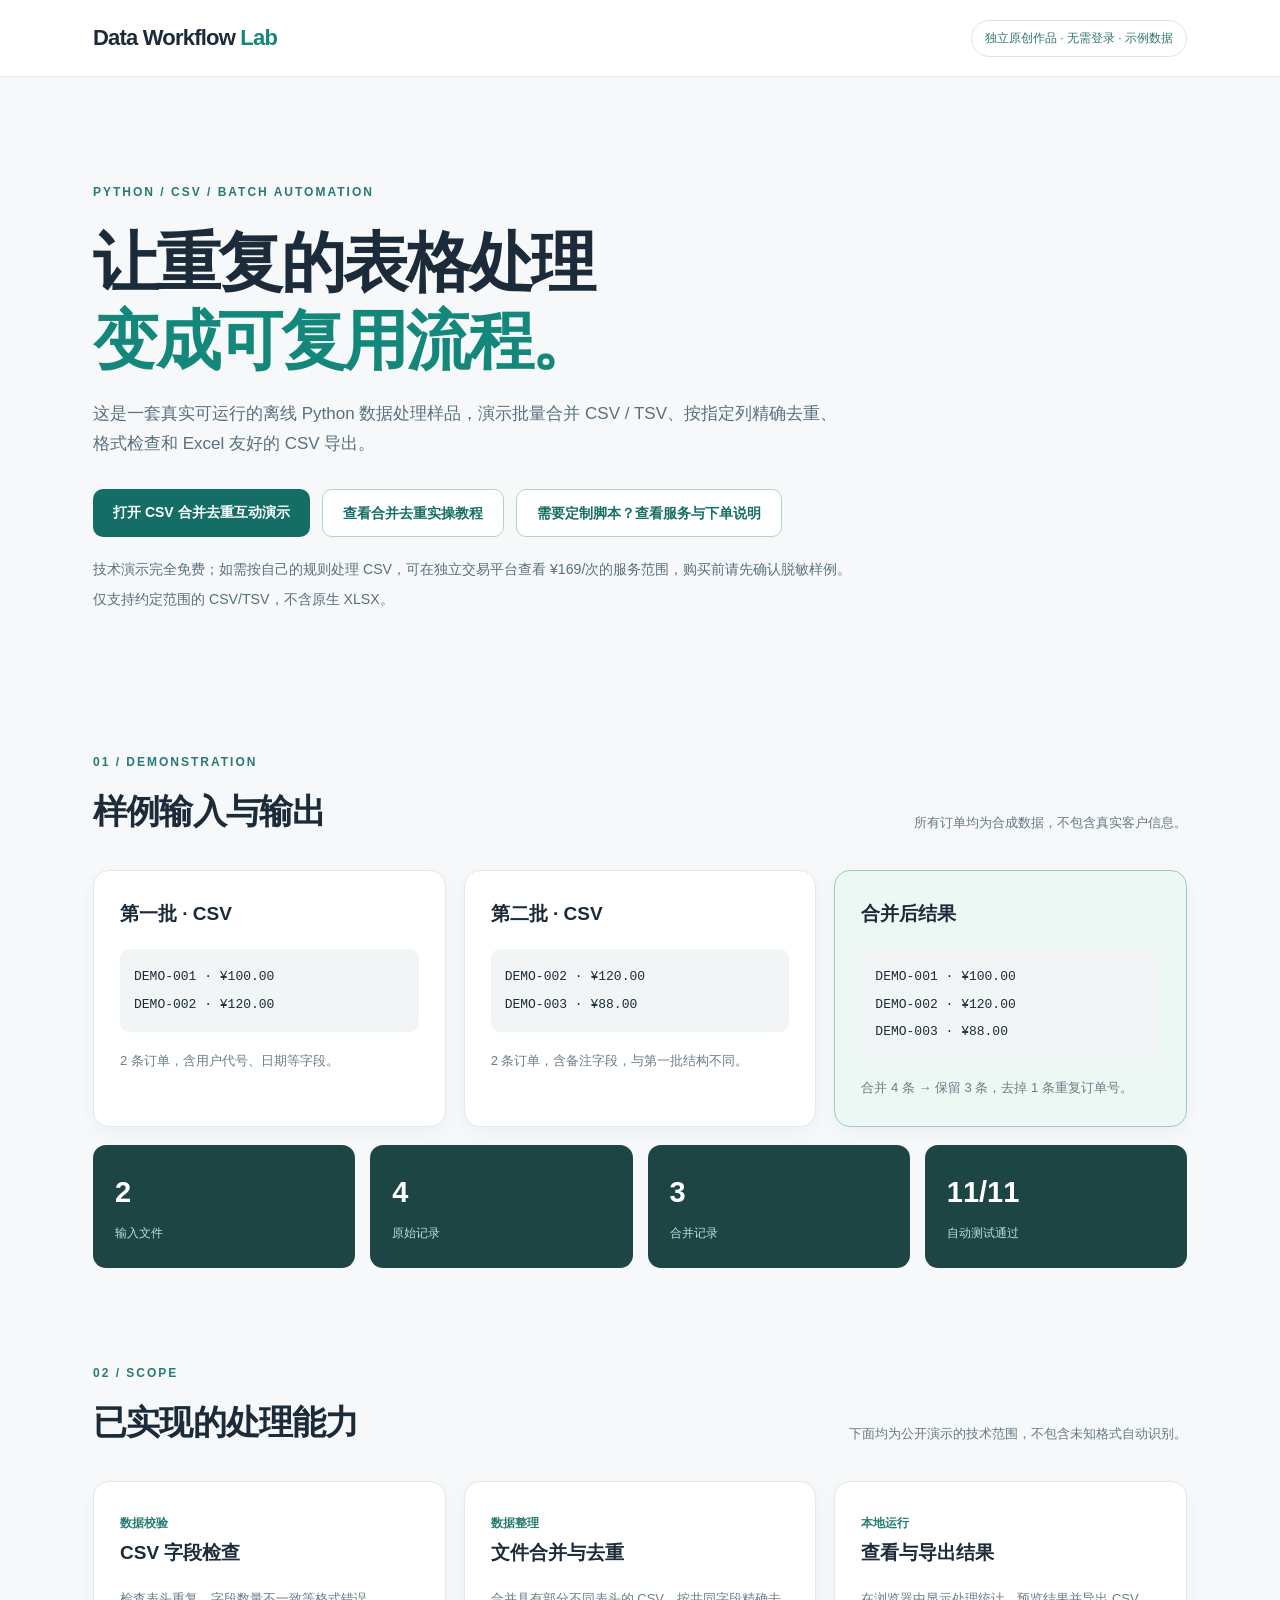
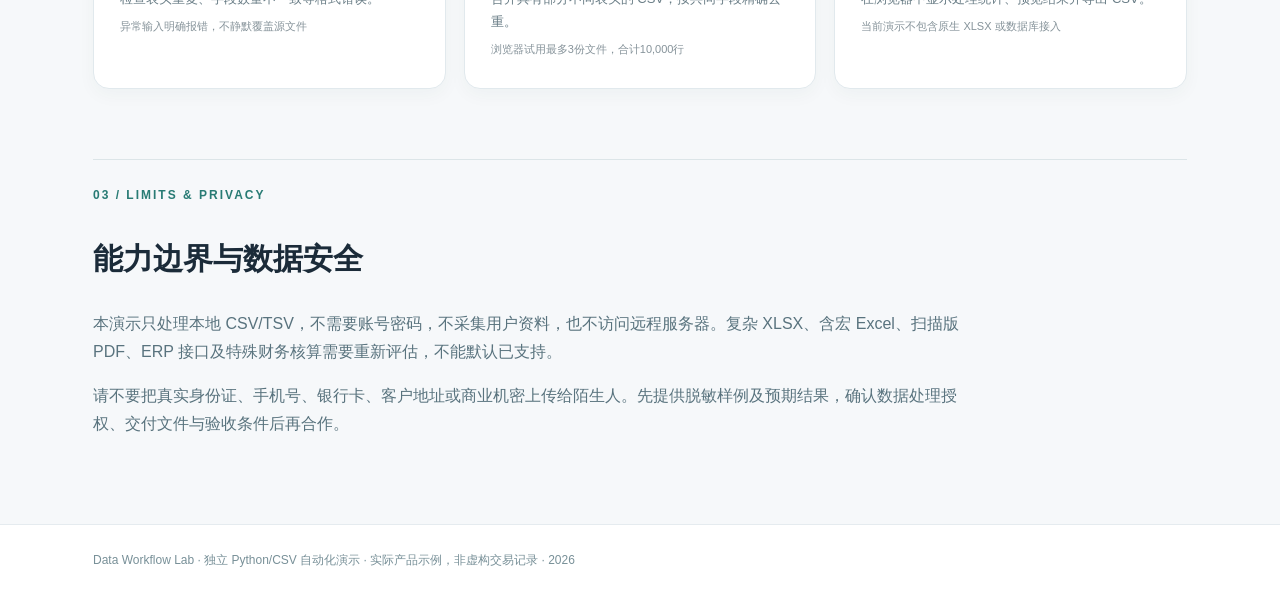
<file: index.html>
<!doctype html>
<html lang="zh-CN"><head><meta charset="utf-8"><meta name="viewport" content="width=device-width, initial-scale=1">
<title>CSV 数据自动化｜离线合并、去重和清洗服务演示</title>
<meta name="description" content="原创 Python 数据处理小工具和可复用自动化服务案例。用两份合成 CSV 演示合并、按订单号去重和安全导出。">
<link rel="stylesheet" href="./style.css"></head><body>
<header><div class="wrap top"><div class="brand">Data Workflow <span>Lab</span></div><div class="badge">独立原创作品 · 无需登录 · 示例数据</div></div></header>
<main class="wrap">
<section class="hero"><span class="eyebrow">PYTHON / CSV / BATCH AUTOMATION</span>
<h1>让重复的表格处理<br><em>变成可复用流程。</em></h1>
<p>这是一套真实可运行的离线 Python 数据处理样品，演示批量合并 CSV / TSV、按指定列精确去重、格式检查和 Excel 友好的 CSV 导出。</p>
<div class="actions"><a class="button" href="./demo.html">打开 CSV 合并去重互动演示</a><a class="button ghost" href="./guide-csv.html">查看合并去重实操教程</a><a class="button ghost" href="https://shop.epwk.com/7lngq4mewdmr/chushou/idea_203482.html" target="_blank" rel="noopener noreferrer">需要定制脚本？查看服务与下单说明</a></div>
<p><small>技术演示完全免费；如需按自己的规则处理 CSV，可在独立交易平台查看 ¥169/次的服务范围，购买前请先确认脱敏样例。仅支持约定范围的 CSV/TSV，不含原生 XLSX。</small></p>
</section>
<section id="demonstration" class="section"><div class="section-head"><div><span class="eyebrow">01 / DEMONSTRATION</span><h2>样例输入与输出</h2></div><p>所有订单均为合成数据，不包含真实客户信息。</p></div>
<div class="three">
<article class="panel"><h3>第一批 · CSV</h3><div class="mono">DEMO-001 · ¥100.00<br>DEMO-002 · ¥120.00</div><p>2 条订单，含用户代号、日期等字段。</p></article>
<article class="panel"><h3>第二批 · CSV</h3><div class="mono">DEMO-002 · ¥120.00<br>DEMO-003 · ¥88.00</div><p>2 条订单，含备注字段，与第一批结构不同。</p></article>
<article class="panel result"><h3>合并后结果</h3><div class="mono">DEMO-001 · ¥100.00<br>DEMO-002 · ¥120.00<br>DEMO-003 · ¥88.00</div><p>合并 4 条 → 保留 3 条，去掉 1 条重复订单号。</p></article>
</div>
<div class="metrics"><div><strong>2</strong><span>输入文件</span></div><div><strong>4</strong><span>原始记录</span></div><div><strong>3</strong><span>合并记录</span></div><div><strong>11/11</strong><span>自动测试通过</span></div></div>
</section>
<section class="section" id="packages"><div class="section-head"><div><span class="eyebrow">02 / SCOPE</span><h2>已实现的处理能力</h2></div><p>下面均为公开演示的技术范围，不包含未知格式自动识别。</p></div>
<div class="three">
<article class="panel"><span class="tag">数据校验</span><h3>CSV 字段检查</h3><p>检查表头重复、字段数量不一致等格式错误。</p><small>异常输入明确报错，不静默覆盖源文件</small></article>
<article class="panel"><span class="tag">数据整理</span><h3>文件合并与去重</h3><p>合并具有部分不同表头的 CSV，按共同字段精确去重。</p><small>浏览器试用最多3份文件，合计10,000行</small></article>
<article class="panel"><span class="tag">本地运行</span><h3>查看与导出结果</h3><p>在浏览器中显示处理统计、预览结果并导出 CSV。</p><small>当前演示不包含原生 XLSX 或数据库接入</small></article>
</div>
</section>
<section class="section limitations"><span class="eyebrow">03 / LIMITS & PRIVACY</span><h2>能力边界与数据安全</h2>
<p>本演示只处理本地 CSV/TSV，不需要账号密码，不采集用户资料，也不访问远程服务器。复杂 XLSX、含宏 Excel、扫描版 PDF、ERP 接口及特殊财务核算需要重新评估，不能默认已支持。</p>
<p>请不要把真实身份证、手机号、银行卡、客户地址或商业机密上传给陌生人。先提供脱敏样例及预期结果，确认数据处理授权、交付文件与验收条件后再合作。</p>
</section>
</main><footer><div class="wrap">Data Workflow Lab · 独立 Python/CSV 自动化演示 · 实际产品示例，非虚构交易记录 · 2026</div></footer>
</body></html>
</file>
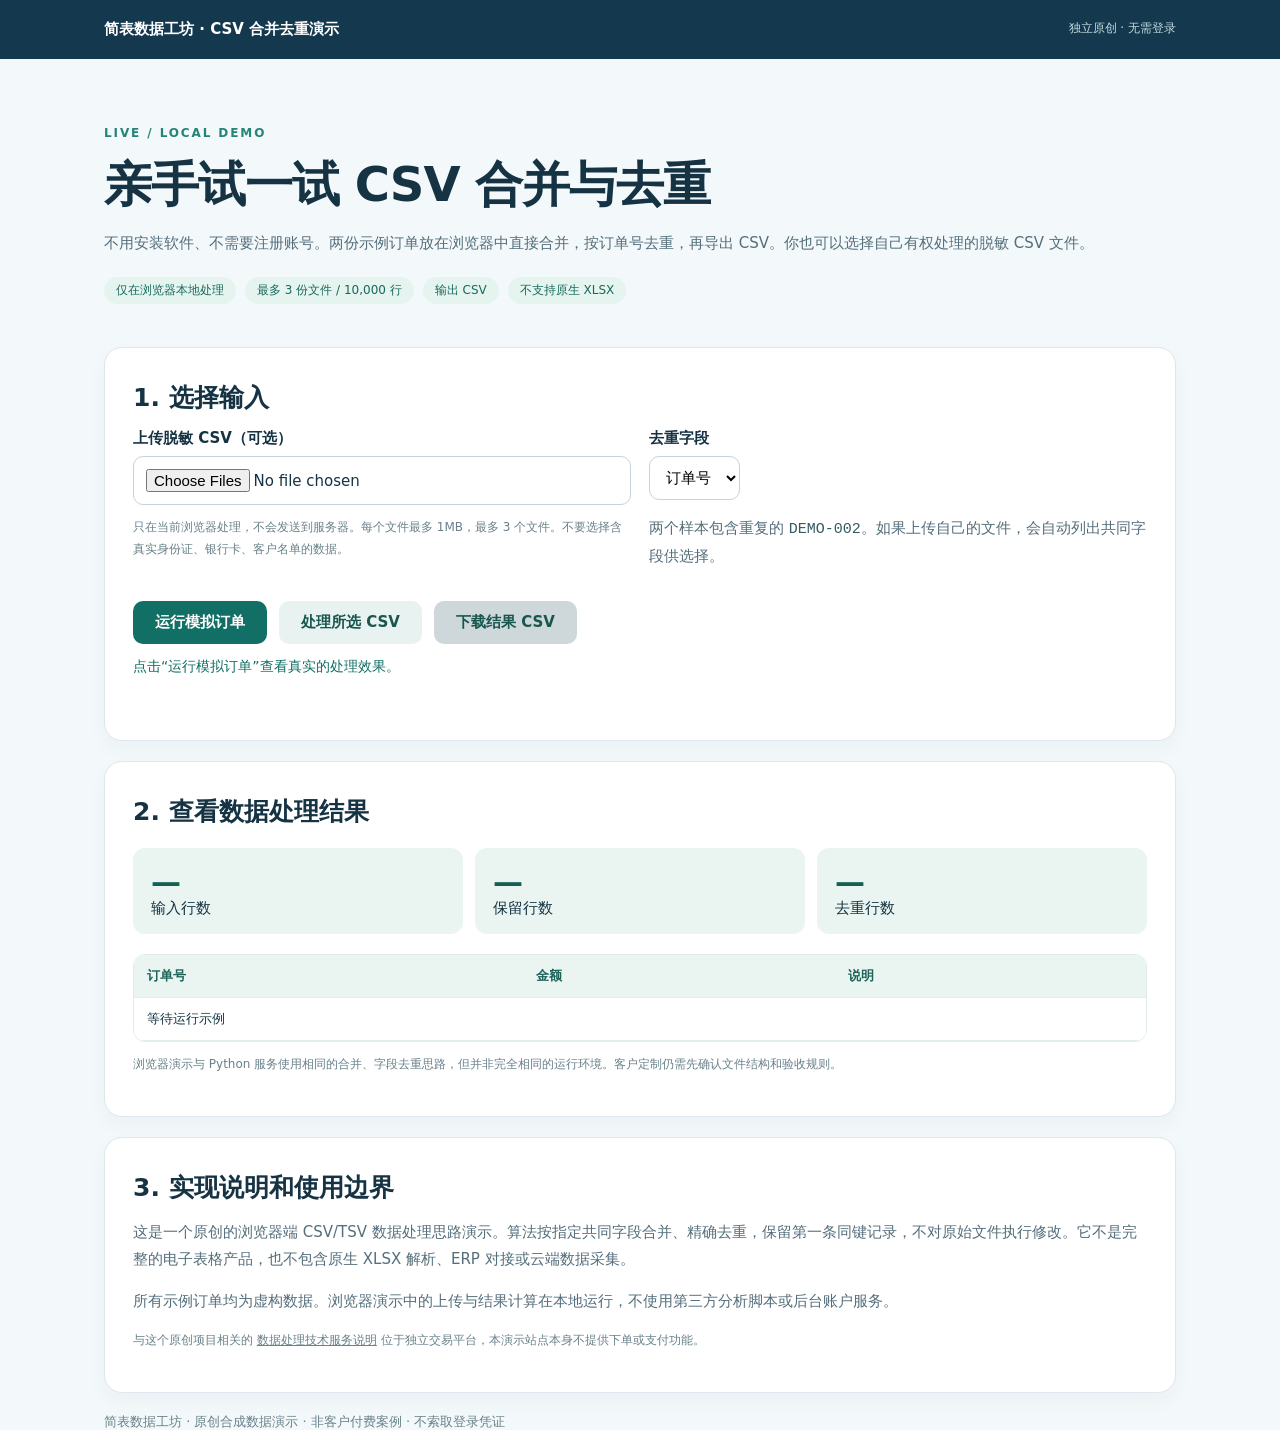
<file: demo.html>
<!doctype html>
<html lang="zh-CN">
<head>
<meta charset="utf-8"><meta name="viewport" content="width=device-width,initial-scale=1">
<meta name="description" content="免费试用 CSV 文件合并和按字段去重；无需登录、无需上传服务器，文件仅在本地浏览器处理。">
<title>在线试用：CSV 合并去重 | 简表数据工坊</title>
<style>
:root{font-family:system-ui,"Microsoft YaHei",sans-serif;color:#163344;background:#f3f8fa;font-size:15px}
*{box-sizing:border-box}body{margin:0}header{background:#14394f;color:#fff;padding:20px 0}.wrap{max-width:1120px;padding:0 24px;margin:auto}
a{color:inherit}header a{text-decoration:none;font-weight:750}header span{font-size:12px;color:#c2dadf;float:right}
.hero{padding:64px 0 38px}.eyebrow{letter-spacing:1.9px;color:#258478;font-weight:800;font-size:12px}
h1{font-size:clamp(29px,5vw,48px);line-height:1.3;letter-spacing:-1px;margin:12px 0}h2{margin:5px 0 15px;font-size:25px}
p{color:#546e7b;line-height:1.8}.pill{display:inline-block;padding:5px 12px;background:#e6f4ef;color:#17695c;border-radius:100px;font-size:12px;margin:5px 9px 5px 0}
.panel{background:#fff;border:1px solid #dce8ec;border-radius:18px;padding:28px;margin-bottom:20px;box-shadow:0 8px 20px rgba(19,56,72,.035)}
.grid{display:grid;grid-template-columns:1fr 1fr;gap:18px}
button,.cta{display:inline-flex;justify-content:center;align-items:center;gap:8px;border:0;border-radius:10px;padding:12px 22px;cursor:pointer;background:#116f65;color:white;font:700 15px system-ui,"Microsoft YaHei",sans-serif;text-decoration:none}
button.secondary{background:#e8f2f1;color:#18564e}button:focus-visible,.cta:focus-visible,input:focus-visible,select:focus-visible{outline:3px solid #73c8bb;outline-offset:2px}
button:disabled{background:#ced7da;cursor:not-allowed}.btn-row{display:flex;flex-wrap:wrap;gap:12px;margin-top:16px}
input,select{font:inherit;background:white;padding:11px 12px;border:1px solid #c3d4da;border-radius:10px;min-width:0;max-width:100%}
input[type=file]{padding:12px;width:100%}label{display:block;font-weight:650;margin-bottom:8px}
small,.footnote{font-size:12px;color:#69818a}.mono{font-family:Consolas,monospace;color:#345b65;overflow-wrap:anywhere}
table{width:100%;border-collapse:collapse;background:white;font-size:13px;min-width:500px}
th,td{border-bottom:1px solid #e3eded;text-align:left;padding:12px 13px;white-space:pre-wrap;overflow-wrap:anywhere;max-width:250px}
th{background:#eaf5f1;color:#1c6259}.scroll{overflow:auto;border:1px solid #e1ebed;border-radius:12px}
.metrics{display:grid;grid-template-columns:repeat(3,1fr);gap:12px;margin:20px 0}
.metric{background:#eaf5f1;border-radius:12px;padding:16px 18px}.metric strong{font-size:30px;display:block;color:#155f55}
#status{min-height:40px;font-size:14px;color:#116f65;margin:14px 0}#status.error{color:#ad364b}
footer{padding:24px 0 46px;color:#69818a;font-size:13px}
@media(max-width:750px){.grid{grid-template-columns:1fr}.metrics{grid-template-columns:1fr 1fr}.panel{padding:21px}.hero{padding:35px 0 22px}}
</style>
</head>
<body>
<header><div class="wrap"><a href="./index.html">简表数据工坊 · CSV 合并去重演示</a><span>独立原创 · 无需登录</span></div></header>
<main class="wrap">
<section class="hero"><span class="eyebrow">LIVE / LOCAL DEMO</span><h1>亲手试一试 CSV 合并与去重</h1>
<p>不用安装软件、不需要注册账号。两份示例订单放在浏览器中直接合并，按订单号去重，再导出 CSV。你也可以选择自己有权处理的脱敏 CSV 文件。</p>
<span class="pill">仅在浏览器本地处理</span><span class="pill">最多 3 份文件 / 10,000 行</span><span class="pill">输出 CSV</span><span class="pill">不支持原生 XLSX</span>
</section>
<section class="panel">
<h2>1. 选择输入</h2>
<div class="grid"><div><label for="files">上传脱敏 CSV（可选）</label><input id="files" type="file" accept=".csv,text/csv" multiple><p class="footnote">只在当前浏览器处理，不会发送到服务器。每个文件最多 1MB，最多 3 个文件。不要选择含真实身份证、银行卡、客户名单的数据。</p></div>
<div><label for="dedupeKey">去重字段</label><select id="dedupeKey"><option value="订单号">订单号</option></select><p>两个样本包含重复的 <span class="mono">DEMO-002</span>。如果上传自己的文件，会自动列出共同字段供选择。</p></div></div>
<div class="btn-row"><button id="runSample">运行模拟订单</button><button class="secondary" id="runFiles">处理所选 CSV</button><button class="secondary" id="download" disabled>下载结果 CSV</button></div>
<div role="status" aria-live="polite" id="status">点击“运行模拟订单”查看真实的处理效果。</div>
</section>
<section class="panel">
<h2>2. 查看数据处理结果</h2>
<div class="metrics"><div class="metric"><strong id="inputCount">—</strong><span>输入行数</span></div><div class="metric"><strong id="outputCount">—</strong><span>保留行数</span></div><div class="metric"><strong id="dropCount">—</strong><span>去重行数</span></div></div>
<div class="scroll"><table><thead id="outputHead"><tr><th>订单号</th><th>金额</th><th>说明</th></tr></thead><tbody id="outputBody"><tr><td colspan="3">等待运行示例</td></tr></tbody></table></div>
<p class="footnote">浏览器演示与 Python 服务使用相同的合并、字段去重思路，但并非完全相同的运行环境。客户定制仍需先确认文件结构和验收规则。</p>
</section>
<section class="panel">
<h2>3. 实现说明和使用边界</h2>
<p>这是一个原创的浏览器端 CSV/TSV 数据处理思路演示。算法按指定共同字段合并、精确去重，保留第一条同键记录，不对原始文件执行修改。它不是完整的电子表格产品，也不包含原生 XLSX 解析、ERP 对接或云端数据采集。</p>
<p>所有示例订单均为虚构数据。浏览器演示中的上传与结果计算在本地运行，不使用第三方分析脚本或后台账户服务。</p>
<p class="footnote">与这个原创项目相关的 <a href="https://shop.epwk.com/7lngq4mewdmr/chushou/idea_203482.html" rel="noopener noreferrer" target="_blank">数据处理技术服务说明</a> 位于独立交易平台，本演示站点本身不提供下单或支付功能。</p>
</section>
</main>
<footer class="wrap">简表数据工坊 · 原创合成数据演示 · 非客户付费案例 · 不索取登录凭证</footer>
<script src="./csv-demo-core.js"></script>
<script>
(function(){
"use strict";
const $=id=>document.getElementById(id);
const samples=[
 {name:"A.csv",text:"订单号,金额,来源\r\nDEMO-001,100.00,渠道甲\r\nDEMO-002,120.00,渠道乙\r\n"},
 {name:"B.csv",text:"订单号,金额,备注\r\nDEMO-002,120.00,重复记录\r\nDEMO-003,88.00,模拟订单\r\n"}
];
let result=null,loaded=[];
function setStatus(text,error=false){$("status").textContent=text;$("status").className=error?"error":""}
function appendCells(row,values,tag){for(let v of values){const cell=document.createElement(tag);cell.textContent=v;row.appendChild(cell)}}
function render(x){
  result=x;$("inputCount").textContent=x.inputRows;$("outputCount").textContent=x.outputRows;$("dropCount").textContent=x.deduplicatedRows;
  const h=$("outputHead"),b=$("outputBody");h.replaceChildren();b.replaceChildren();
  const tr=document.createElement("tr");appendCells(tr,x.headers,"th");h.appendChild(tr);
  for(const data of x.rows.slice(0,25)){const tr=document.createElement("tr");appendCells(tr,data,"td");b.appendChild(tr)}
  if(x.rows.length>25){const tr=document.createElement("tr"),td=document.createElement("td");td.colSpan=x.headers.length;td.textContent="只预览前 25 行，下载包含全部处理结果。";tr.appendChild(td);b.appendChild(tr)}
  $("download").disabled=false;
}
function commonHeaders(files){
  try{const all=files.map(f=>CsvDemo.parseCSV(f.text).headers);return all[0].filter(h=>all.every(cols=>cols.includes(h)))}catch(e){setStatus(e.message,true);return []}
}
function refreshKey(files){
  const possible=commonHeaders(files);const select=$("dedupeKey");select.replaceChildren();
  for(const head of possible){const o=document.createElement("option");o.value=head;o.textContent=head;select.append(o)}
  if(possible.includes("订单号")) select.value="订单号";
  if(!possible.length)setStatus("文件之间没有共同列，不能执行按字段去重。",true);
}
function run(files){
  try{refreshKey(files);const x=CsvDemo.mergeCSV(files,$("dedupeKey").value);render(x);setStatus("完成！处理了 "+x.inputRows+" 行，合并后保留 "+x.outputRows+" 行，去掉 "+x.deduplicatedRows+" 条重复。")}
  catch(e){result=null;$("download").disabled=true;setStatus("无法处理："+e.message,true)}
}
$("runSample").addEventListener("click",()=>{loaded=[];$("files").value="";run(samples)});
$("files").addEventListener("change",async()=>{
 const selected=Array.from($("files").files||[]); loaded=[];result=null;$("download").disabled=true;
 if(!selected.length){setStatus("请选择 CSV 文件或使用示例。");return}
 if(selected.length>3){setStatus("最多上传 3 份 CSV。",true);return}
 try{
  for(const file of selected){
   if(!/\.csv$/i.test(file.name)||file.size>1048576)throw new Error("仅支持单份不超过 1MB 的 .csv 文件");
   const text=await file.text();loaded.push({name:file.name,text});
  }
  refreshKey(loaded);setStatus("已在本地载入 "+loaded.length+" 个文件，选择去重字段后点击“处理所选 CSV”。");
 }catch(e){loaded=[];setStatus(e.message,true)}
});
$("runFiles").addEventListener("click",()=>{
 if(!loaded.length){setStatus("请先选择 CSV 文件，或者点击运行模拟订单。",true);return}
 try{const x=CsvDemo.mergeCSV(loaded,$("dedupeKey").value);render(x);setStatus("成功处理 "+x.inputRows+" 行，去重 "+x.deduplicatedRows+" 行；数据未离开浏览器。")}
 catch(e){result=null;$("download").disabled=true;setStatus("无法处理："+e.message,true)}
});
$("download").addEventListener("click",()=>{
 if(!result)return;
 const csv=CsvDemo.toCSV(result.headers,result.rows);
 const url=URL.createObjectURL(new Blob([csv],{type:"text/csv;charset=utf-8"}));
 const a=document.createElement("a");a.href=url;a.download="csv_merged_deduplicated.csv";a.click();setTimeout(()=>URL.revokeObjectURL(url),1500);
});
})();
</script>
</body>
</html>
</file>
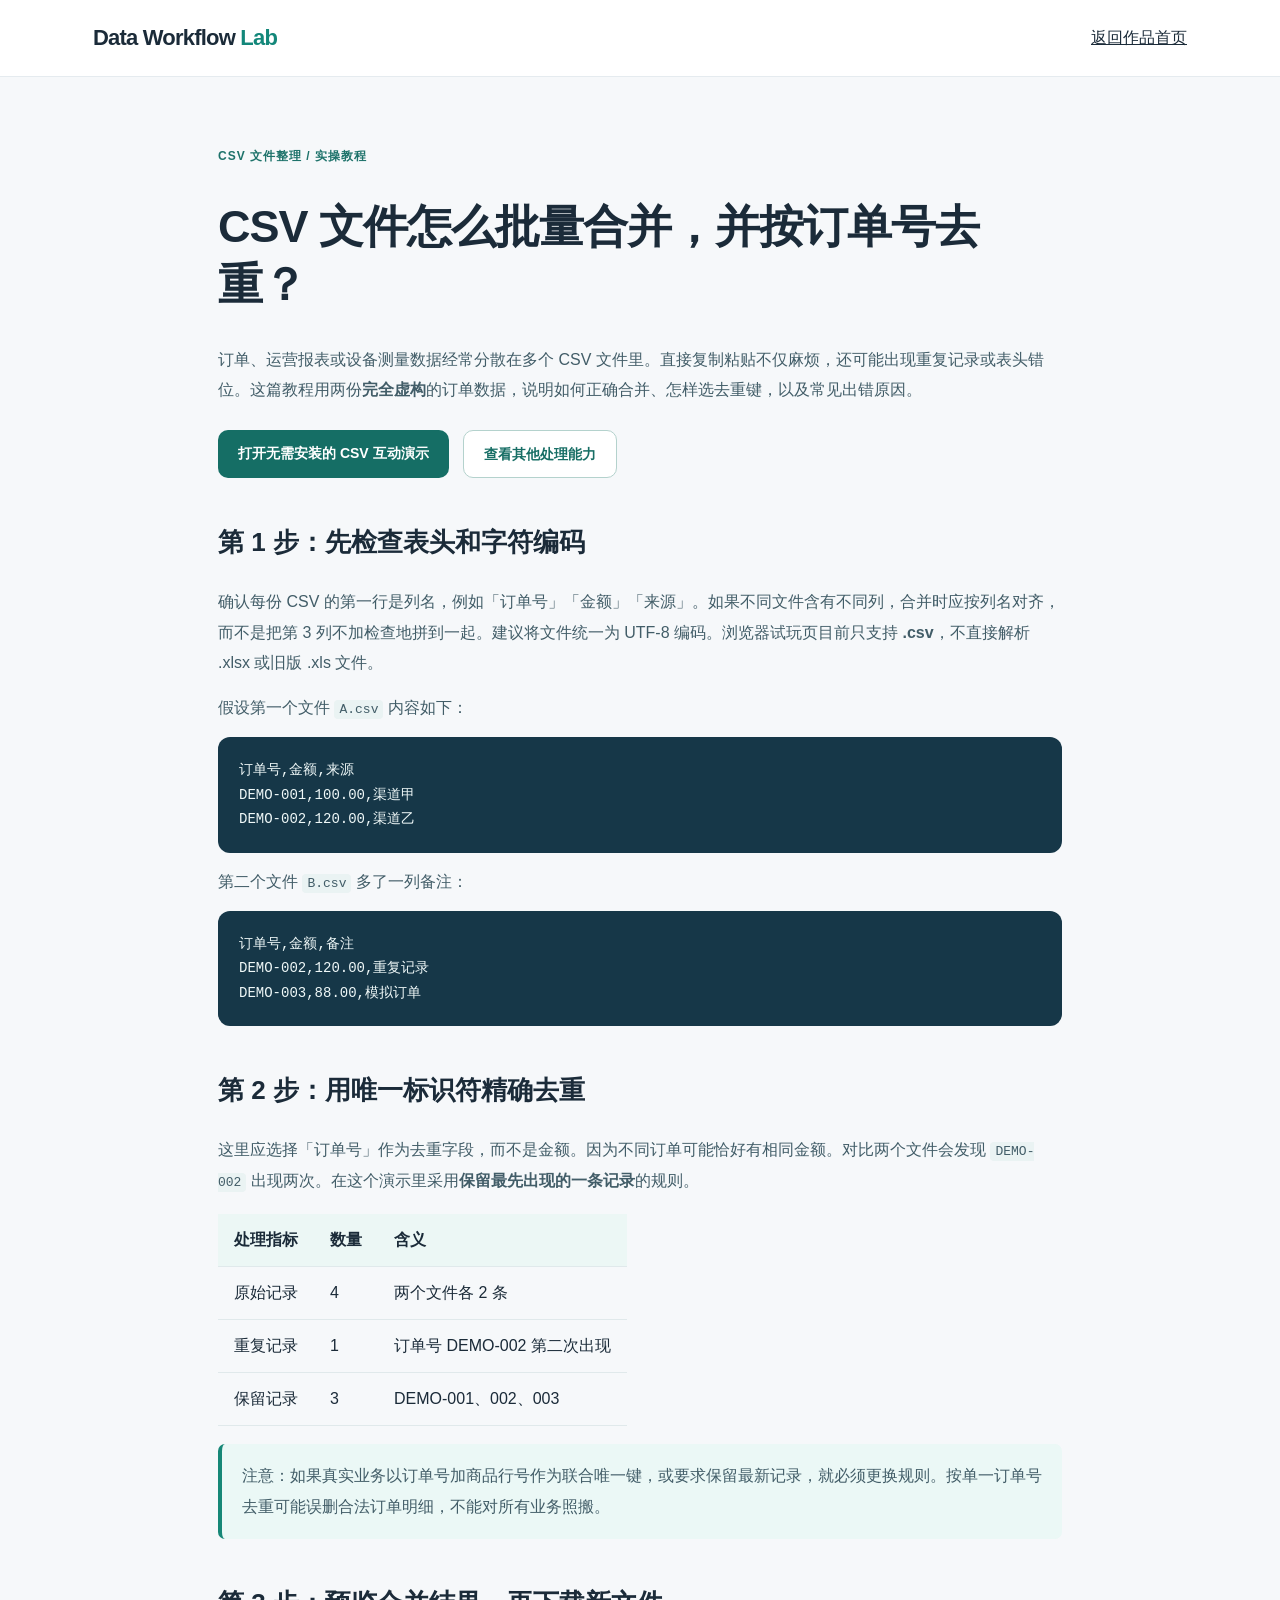
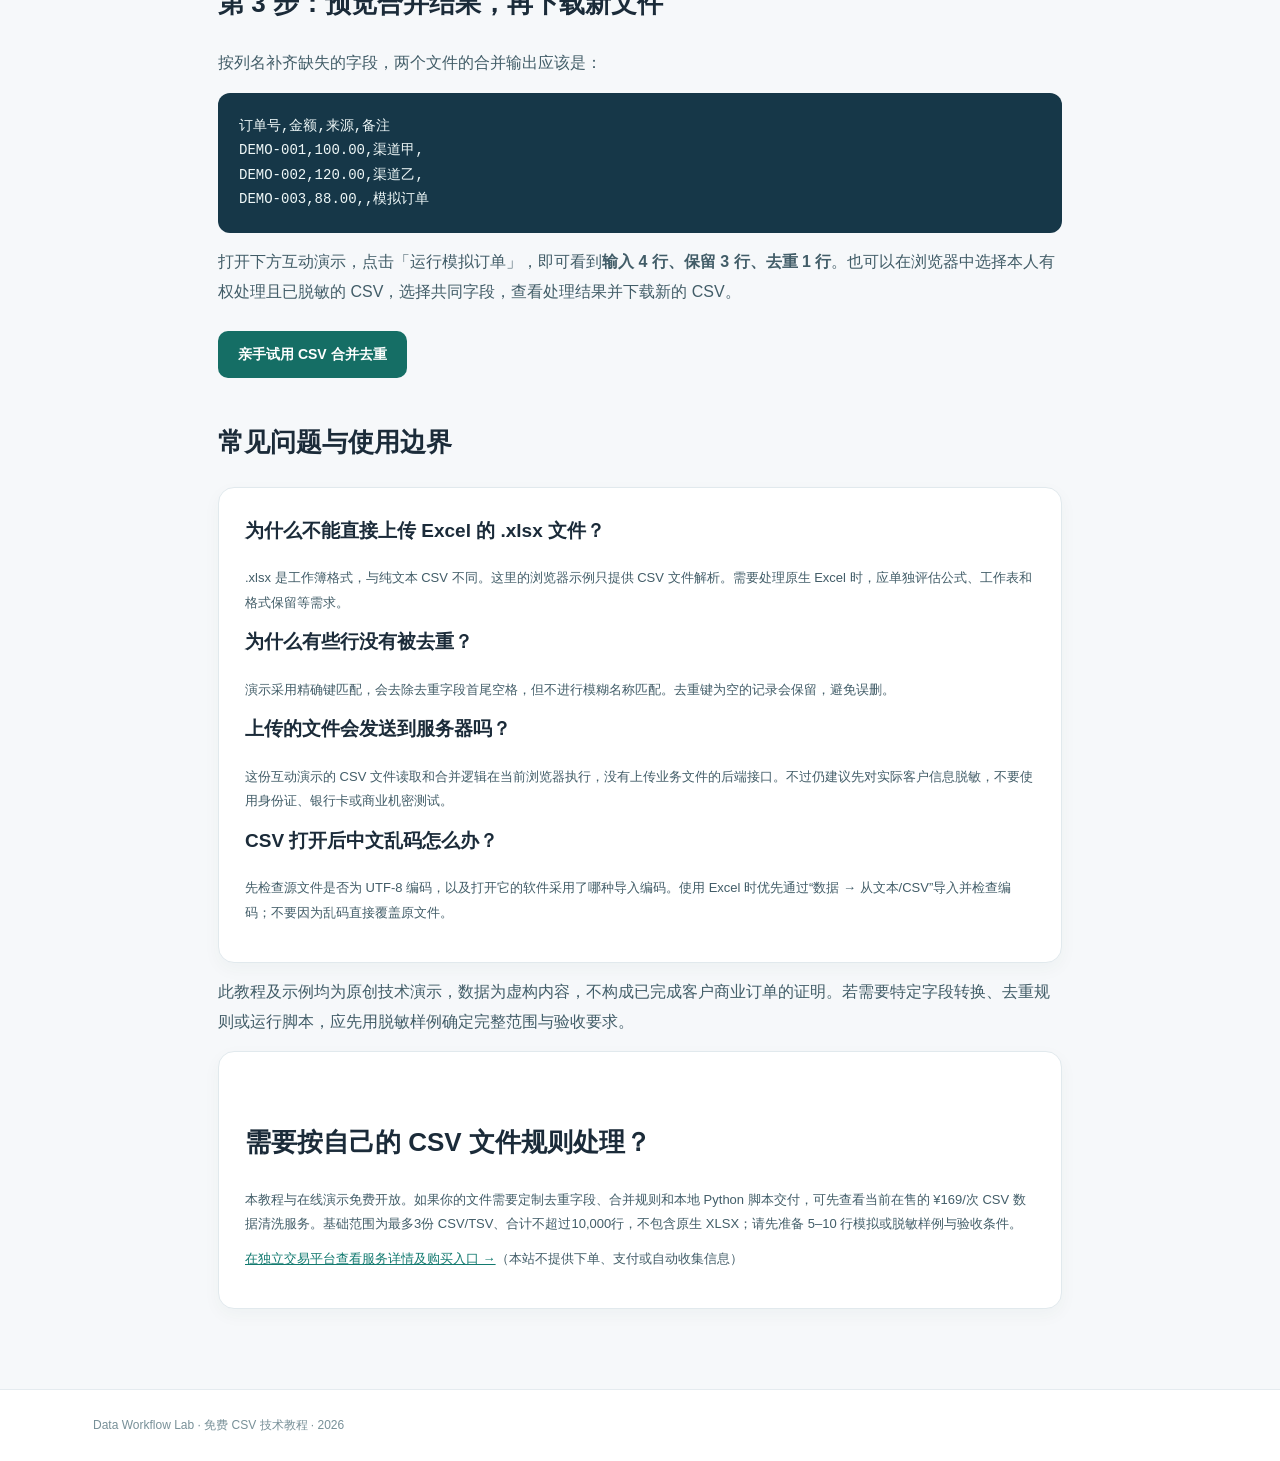
<file: guide-csv.html>
<!doctype html>
<html lang="zh-CN">
<head>
<meta charset="utf-8">
<meta name="viewport" content="width=device-width,initial-scale=1">
<title>CSV 文件怎么批量合并并按订单号去重？3 步教程与在线示例</title>
<meta name="description" content="CSV合并去重图文教程：检查表头、选定订单号去重、保留第一条记录并导出结果。提供可直接试用的本地浏览器演示，不需注册、不上传文件。">
<meta name="robots" content="index,follow">
<link rel="canonical" href="https://xmlysly.github.io/csv-data-demo/guide-csv.html">
<link rel="stylesheet" href="./style.css">
<style>
.article{max-width:900px;padding-top:54px;padding-bottom:80px}
.article h1{font-size:clamp(28px,4vw,45px);line-height:1.3;letter-spacing:-1px}
.article h2{font-size:26px;margin-top:42px}
.article p,.article li{color:#425d68;line-height:1.9}
.article p{margin:14px 0}
.article pre{background:#163748;color:#eff8f8;border-radius:12px;padding:21px;line-height:1.75;overflow-x:auto;max-width:100%;font:14px/1.75 Consolas,monospace;white-space:pre}
.article table{width:100%;border-collapse:collapse;display:block;overflow-x:auto;margin:18px 0}
.article th,.article td{padding:12px 16px;border-bottom:1px solid #e0e9eb;text-align:left;white-space:nowrap}
.article th{background:#ecf7f5}
.article .note{padding:17px 20px;border-left:4px solid #168777;background:#ebf8f6;border-radius:7px}
.article .topic{color:#1d726a;font-weight:750;letter-spacing:1px;font-size:12px}
.article .links{display:flex;flex-wrap:wrap;gap:14px;margin:24px 0}
.article code{background:#eaf3f3;border-radius:4px;padding:2px 5px}
.article pre code{background:transparent;padding:0;color:inherit}
.article .panel p{margin:10px 0}
.article a:not(.button){color:#137a70}
.article footer{margin-top:40px}
@media(max-width:600px){.article{padding-top:30px}.article pre{font-size:12px}}
</style>
</head>
<body>
<header><div class="wrap top"><div class="brand">Data Workflow <span>Lab</span></div><a href="./index.html">返回作品首页</a></div></header>
<main class="wrap article">
<p class="topic">CSV 文件整理 / 实操教程</p>
<h1>CSV 文件怎么批量合并，并按订单号去重？</h1>
<p>订单、运营报表或设备测量数据经常分散在多个 CSV 文件里。直接复制粘贴不仅麻烦，还可能出现重复记录或表头错位。这篇教程用两份<strong>完全虚构</strong>的订单数据，说明如何正确合并、怎样选去重键，以及常见出错原因。</p>
<div class="links">
<a class="button" href="./demo.html">打开无需安装的 CSV 互动演示</a>
<a class="button ghost" href="./index.html">查看其他处理能力</a>
</div>

<h2>第 1 步：先检查表头和字符编码</h2>
<p>确认每份 CSV 的第一行是列名，例如「订单号」「金额」「来源」。如果不同文件含有不同列，合并时应按列名对齐，而不是把第 3 列不加检查地拼到一起。建议将文件统一为 UTF-8 编码。浏览器试玩页目前只支持 <strong>.csv</strong>，不直接解析 .xlsx 或旧版 .xls 文件。</p>
<p>假设第一个文件 <code>A.csv</code> 内容如下：</p>
<pre><code>订单号,金额,来源
DEMO-001,100.00,渠道甲
DEMO-002,120.00,渠道乙</code></pre>
<p>第二个文件 <code>B.csv</code> 多了一列备注：</p>
<pre><code>订单号,金额,备注
DEMO-002,120.00,重复记录
DEMO-003,88.00,模拟订单</code></pre>

<h2>第 2 步：用唯一标识符精确去重</h2>
<p>这里应选择「订单号」作为去重字段，而不是金额。因为不同订单可能恰好有相同金额。对比两个文件会发现 <code>DEMO-002</code> 出现两次。在这个演示里采用<strong>保留最先出现的一条记录</strong>的规则。</p>
<table>
<thead><tr><th>处理指标</th><th>数量</th><th>含义</th></tr></thead>
<tbody><tr><td>原始记录</td><td>4</td><td>两个文件各 2 条</td></tr><tr><td>重复记录</td><td>1</td><td>订单号 DEMO-002 第二次出现</td></tr><tr><td>保留记录</td><td>3</td><td>DEMO-001、002、003</td></tr></tbody>
</table>
<p class="note">注意：如果真实业务以订单号加商品行号作为联合唯一键，或要求保留最新记录，就必须更换规则。按单一订单号去重可能误删合法订单明细，不能对所有业务照搬。</p>

<h2>第 3 步：预览合并结果，再下载新文件</h2>
<p>按列名补齐缺失的字段，两个文件的合并输出应该是：</p>
<pre><code>订单号,金额,来源,备注
DEMO-001,100.00,渠道甲,
DEMO-002,120.00,渠道乙,
DEMO-003,88.00,,模拟订单</code></pre>
<p>打开下方互动演示，点击「运行模拟订单」，即可看到<strong>输入 4 行、保留 3 行、去重 1 行</strong>。也可以在浏览器中选择本人有权处理且已脱敏的 CSV，选择共同字段，查看处理结果并下载新的 CSV。</p>
<div class="links"><a class="button" href="./demo.html">亲手试用 CSV 合并去重</a></div>

<h2>常见问题与使用边界</h2>
<div class="panel">
<h3>为什么不能直接上传 Excel 的 .xlsx 文件？</h3>
<p>.xlsx 是工作簿格式，与纯文本 CSV 不同。这里的浏览器示例只提供 CSV 文件解析。需要处理原生 Excel 时，应单独评估公式、工作表和格式保留等需求。</p>
<h3>为什么有些行没有被去重？</h3>
<p>演示采用精确键匹配，会去除去重字段首尾空格，但不进行模糊名称匹配。去重键为空的记录会保留，避免误删。</p>
<h3>上传的文件会发送到服务器吗？</h3>
<p>这份互动演示的 CSV 文件读取和合并逻辑在当前浏览器执行，没有上传业务文件的后端接口。不过仍建议先对实际客户信息脱敏，不要使用身份证、银行卡或商业机密测试。</p>
<h3>CSV 打开后中文乱码怎么办？</h3>
<p>先检查源文件是否为 UTF-8 编码，以及打开它的软件采用了哪种导入编码。使用 Excel 时优先通过“数据 → 从文本/CSV”导入并检查编码；不要因为乱码直接覆盖原文件。</p>
</div>
<p>此教程及示例均为原创技术演示，数据为虚构内容，不构成已完成客户商业订单的证明。若需要特定字段转换、去重规则或运行脚本，应先用脱敏样例确定完整范围与验收要求。</p>
<div class="panel"><h2>需要按自己的 CSV 文件规则处理？</h2><p>本教程与在线演示免费开放。如果你的文件需要定制去重字段、合并规则和本地 Python 脚本交付，可先查看当前在售的 ¥169/次 CSV 数据清洗服务。基础范围为最多3份 CSV/TSV、合计不超过10,000行，不包含原生 XLSX；请先准备 5–10 行模拟或脱敏样例与验收条件。</p><p><a href="https://shop.epwk.com/7lngq4mewdmr/chushou/idea_203482.html" target="_blank" rel="noopener noreferrer">在独立交易平台查看服务详情及购买入口 →</a>（本站不提供下单、支付或自动收集信息）</p></div>
</main>
<footer><div class="wrap">Data Workflow Lab · 免费 CSV 技术教程 · 2026</div></footer>
</body></html>
</file>
<file: style.css>
*{box-sizing:border-box}html{scroll-behavior:smooth}body{margin:0;background:#f6f8fa;color:#1b2b39;font-family:Inter,"Segoe UI","Microsoft YaHei",sans-serif;line-height:1.75}a{color:inherit}.wrap{max-width:1150px;margin:0 auto;padding:0 28px}header{background:white;border-bottom:1px solid #e5ebef}.top{min-height:76px;display:flex;align-items:center;justify-content:space-between;gap:24px}.brand{font-size:22px;font-weight:800;letter-spacing:-.8px}.brand span{color:#13877a}.badge{font-size:12px;border:1px solid #d7e7e4;color:#31776e;padding:7px 13px;border-radius:50px}.hero{padding:100px 0 96px;max-width:900px}.eyebrow{font-size:12px;color:#287b74;letter-spacing:2px;font-weight:800}.hero h1{font-size:clamp(36px,5.5vw,65px);letter-spacing:-2.4px;line-height:1.2;margin:19px 0}.hero em{color:#13877a;font-style:normal}.hero p{font-size:17px;color:#58707d;max-width:760px}.actions{display:flex;gap:12px;margin-top:30px;flex-wrap:wrap}.button{padding:11px 20px;text-decoration:none;background:#156e65;color:white;border-radius:10px;font-weight:700;font-size:14px}.ghost{background:#fff;color:#176e65;border:1px solid #b4d2cd}.section{padding:20px 0 70px}.section-head{display:flex;justify-content:space-between;align-items:end;gap:18px;margin-bottom:22px}.section-head h2{font-size:34px;margin:7px 0;letter-spacing:-.8px}.section-head p{max-width:410px;color:#637984;font-size:13px}.three{display:grid;grid-template-columns:repeat(3,minmax(0,1fr));gap:18px}.panel{background:#fff;border:1px solid #e1e9ed;border-radius:16px;padding:26px;box-shadow:0 6px 18px rgba(20,64,60,.04)}.panel h3{margin:0 0 19px;font-size:19px}.panel p{color:#697d86;font-size:13px;margin:18px 0 0}.mono{background:#f2f5f6;padding:14px;border-radius:9px;line-height:2.1;font:13px/2.1 Consolas,monospace;white-space:normal}.result{border-color:#9bccc3;background:#edf8f5}.metrics{display:grid;grid-template-columns:repeat(4,1fr);gap:15px;margin-top:18px}.metrics>div{background:#1d4543;border-radius:13px;padding:22px;color:white}.metrics strong{font-size:29px;display:block}.metrics span{font-size:12px;color:#bedfda}.tag{color:#277b70;font-weight:700;font-size:12px}.price{font-size:29px;color:#127568;font-weight:800;margin-top:24px}.panel small{color:#86939a;font-size:11px}.limitations{border-top:1px solid #dce5e8}.limitations h2{font-size:30px}.limitations p{color:#59737e;max-width:870px}footer{background:white;padding:25px 0;color:#789098;border-top:1px solid #e5ebef;font-size:12px}@media(max-width:850px){.three{grid-template-columns:1fr}.metrics{grid-template-columns:repeat(2,1fr)}.hero{padding:65px 0}.section-head{display:block}}@media(max-width:480px){.wrap{padding:0 18px}.badge{font-size:10px}.top{align-items:start;padding-top:18px;padding-bottom:18px}.hero h1{letter-spacing:-1px}.metrics>div{padding:15px}}@media(prefers-reduced-motion:reduce){html{scroll-behavior:auto}}
</file>
